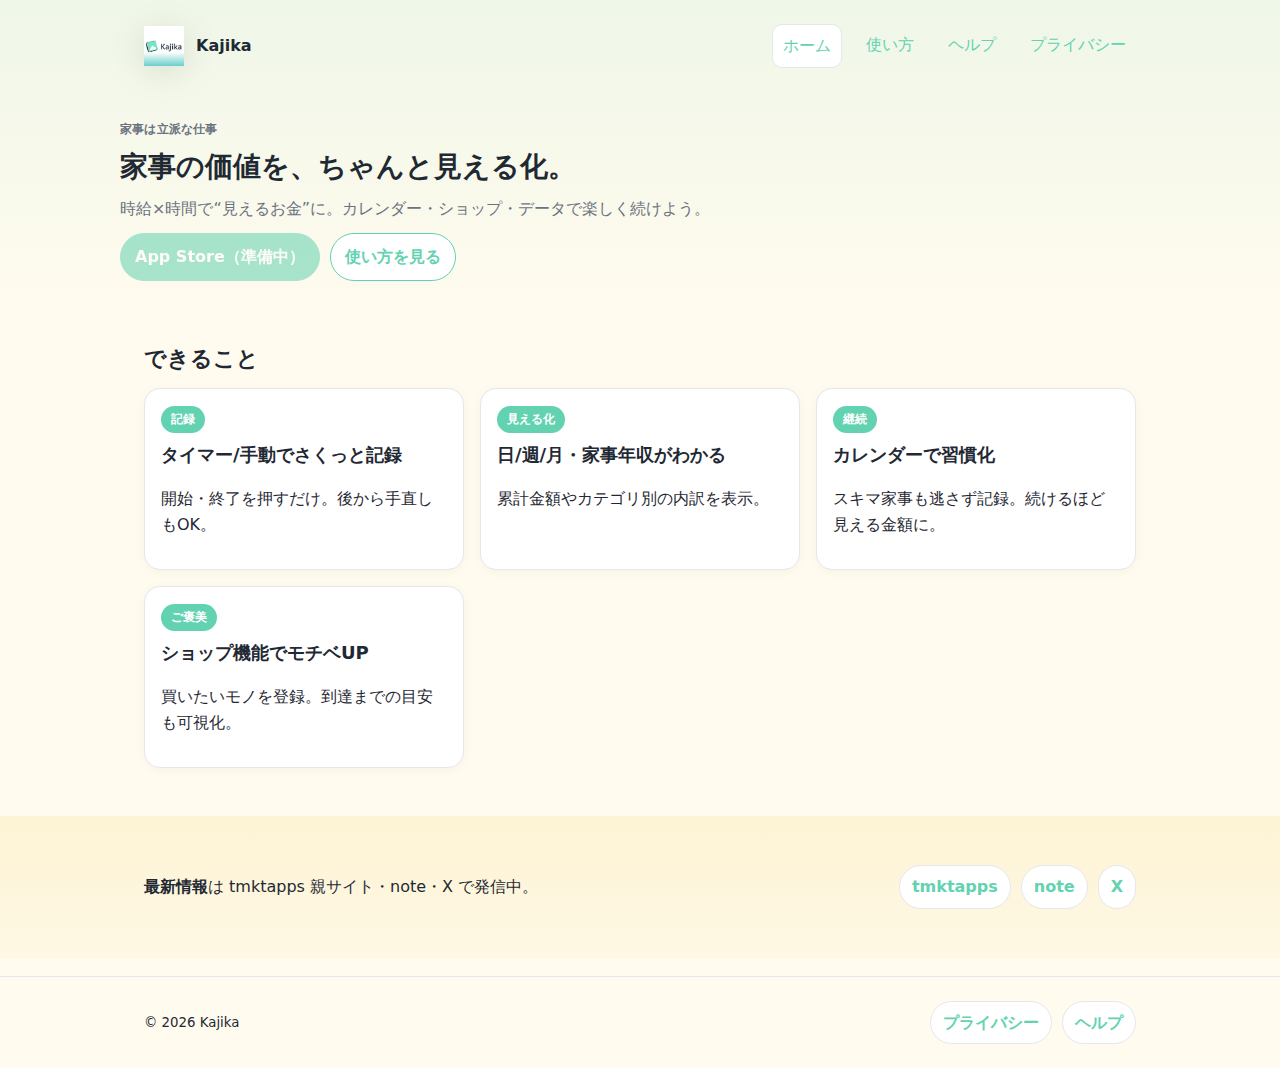
<file: index.html>
<!doctype html><html lang="ja"><head>
<meta charset="utf-8"><meta name="viewport" content="width=device-width,initial-scale=1">
<title>Kajika – 家事の価値を見える化</title>
<meta name="description" content="家事時間×時給で“見えるお金”に。カレンダー・ショップ・データで楽しく継続。">
<meta property="og:type" content="website"><meta property="og:title" content="Kajika – 家事の価値を見える化">
<meta property="og:description" content="家事時間×時給で“見えるお金”に。カレンダー・ショップ・データで楽しく継続。">
<meta property="og:image" content="/assets/img/ogp.png">
<link rel="icon" href="/assets/img/logo.svg"><link rel="stylesheet" href="/assets/css/kajika.css">
<script defer src="/assets/js/main.js"></script>
</head><body data-page="home">
<header class="header">
  <div class="container bar">
    <div class="logo"><img src="/assets/img/logo.png" alt=""><strong>Kajika</strong></div>
    <nav class="nav" aria-label="グローバルナビ">
      <a href="/">ホーム</a><a href="/howto/">使い方</a><a href="/help/">ヘルプ</a><a href="/privacy/">プライバシー</a>
    </nav>
  </div>
  <div class="container hero">
    <div class="kicker">家事は立派な仕事</div>
    <h1>家事の価値を、ちゃんと見える化。</h1>
    <p>時給×時間で“見えるお金”に。カレンダー・ショップ・データで楽しく続けよう。</p>
    <div class="cta-row">
      <a class="btn disabled" aria-disabled="true">App Store（準備中）</a>
      <a class="btn ghost" href="/howto/">使い方を見る</a>
    </div>
  </div>
</header>

<main class="container section">
  <h2>できること</h2>
  <div class="grid">
    <article class="card"><span class="badge">記録</span>
      <h3>タイマー/手動でさくっと記録</h3>
      <p>開始・終了を押すだけ。後から手直しもOK。</p></article>
    <article class="card"><span class="badge">見える化</span>
      <h3>日/週/月・家事年収がわかる</h3>
      <p>累計金額やカテゴリ別の内訳を表示。</p></article>
    <article class="card"><span class="badge">継続</span>
      <h3>カレンダーで習慣化</h3>
      <p>スキマ家事も逃さず記録。続けるほど見える金額に。</p></article>
    <article class="card"><span class="badge">ご褒美</span>
      <h3>ショップ機能でモチベUP</h3>
      <p>買いたいモノを登録。到達までの目安も可視化。</p></article>
  </div>
</main>

<section class="band" aria-label="お知らせ">
  <div class="container inner">
    <p><strong>最新情報</strong>は tmktapps 親サイト・note・X で発信中。</p>
    <div class="sns">
      <a href="https://tmktapps.github.io/" target="_blank" rel="noopener">tmktapps</a>
      <a href="https://note.com/bright_ixia5175" target="_blank" rel="noopener">note</a>
      <a href="https://x.com/tmkt36149?s=21&t=WkSwfBNDjPVtsWyIZ0dHPA" target="_blank" rel="noopener">X</a>
    </div>
  </div>
</section>

<footer class="footer">
  <div class="container row">
    <small>© <span id="year"></span> Kajika</small>
    <nav class="sns"><a href="/privacy/">プライバシー</a><a href="/help/">ヘルプ</a></nav>
  </div>
</footer>
</body></html>
</file>
<file: assets/css/kajika.css>
:root{ --mint:#62d2b1; --gold:#f2c84b; --ink:#1f2933; --cream:#fffbee; --muted:#6b7280; --ring:#e5e7eb; --card:#fff; }
*{box-sizing:border-box}
body{margin:0;background:var(--cream);color:var(--ink);font:16px/1.6 system-ui,-apple-system,"Segoe UI",Roboto,"Noto Sans JP","Yu Gothic",sans-serif}
.container{max-width:1040px;margin:0 auto;padding:24px}
a{color:var(--mint);text-decoration:none} a:hover{text-decoration:underline}


/* ヒーロー */
.header{position:relative;overflow:hidden;background:linear-gradient(180deg, rgba(98,210,177,.10), transparent)}
.bar{display:flex;align-items:center;justify-content:space-between;gap:12px}
.logo{display:flex;align-items:center;gap:12px}
.logo img{width:40px;height:40px;filter:drop-shadow(0 6px 16px rgba(0,0,0,.10))}
.nav{display:flex;gap:14px;flex-wrap:wrap}
.nav a{padding:8px 10px;border-radius:10px}
.nav a.active{background:#fff;border:1px solid var(--ring)}
.hero{padding:28px 0;text-align:left}
.hero h1{margin:6px 0 6px;font-size:28px}
.hero p{color:var(--muted);margin:0}


/* バブル背景 */
.hero-bg{position:absolute;pointer-events:none;inset:0;z-index:-1;background:radial-gradient(1000px 520px at 10% 0%, rgba(98,210,177,.18), transparent),radial-gradient(800px 460px at 90% 12%, rgba(242,200,75,.18), transparent)}
.blob{position:absolute;width:200px;height:200px;border-radius:50%;filter:blur(22px);opacity:.55;animation:float 10s ease-in-out infinite alternate}
.blob.b1{background:var(--mint);top:10%;left:15%}
.blob.b2{background:var(--gold);top:0%;right:10%;animation-delay:1.2s}
.blob.b3{background:#b4e3ff;bottom:-6%;left:25%;animation-delay:.6s}
@keyframes float{to{transform:translateY(16px) translateX(6px)}}


/* 波 */
.wave svg{display:block;width:100%;height:80px}
.wave path{fill:#fff}
.wave{ pointer-events:none; }


/* コンテンツ */
.section h2{font-size:22px;margin:8px 0 12px}
.grid{display:grid;grid-template-columns:repeat(auto-fit,minmax(260px,1fr));gap:16px}
.card{background:var(--card);border:1px solid var(--ring);border-radius:16px;padding:16px;box-shadow:0 2px 12px rgba(0,0,0,.04)}
.card h3{margin:8px 0 6px;font-size:18px}
.badge{display:inline-block;background:var(--mint);color:#fff;border-radius:999px;padding:4px 10px;font-weight:700;font-size:12px}


/* ボタン */
.cta-row{display:flex;gap:10px;flex-wrap:wrap;margin-top:12px}
.btn{appearance:none;border:1px solid var(--mint);background:var(--mint);color:#fff;padding:10px 14px;border-radius:999px;font-weight:700;text-decoration:none}
.btn.ghost{background:#fff;color:var(--mint)}
.btn.disabled{opacity:.55;pointer-events:none}


/* 補足文 */
.note{color:var(--muted);font-size:14px}
.kicker{color:var(--muted);font-weight:700;font-size:12px;letter-spacing:.2px}


/* バンド */
.band{background:linear-gradient(180deg, rgba(242,200,75,.16), rgba(242,200,75,.06));padding:18px 0;margin-top:24px}
.band .inner{display:flex;gap:16px;align-items:center;justify-content:space-between;flex-wrap:wrap}


/* フッター */
.footer{border-top:1px solid var(--ring);margin-top:18px}
.footer .row{display:flex;gap:16px;align-items:center;justify-content:space-between;flex-wrap:wrap}
.sns{display:flex;gap:10px}
.sns a{border:1px solid var(--ring);background:#fff;padding:8px 12px;border-radius:999px;font-weight:700}


/* 小さめ画面の微調整 */
@media (max-width:520px){ .hero h1{font-size:24px} }
</file>
